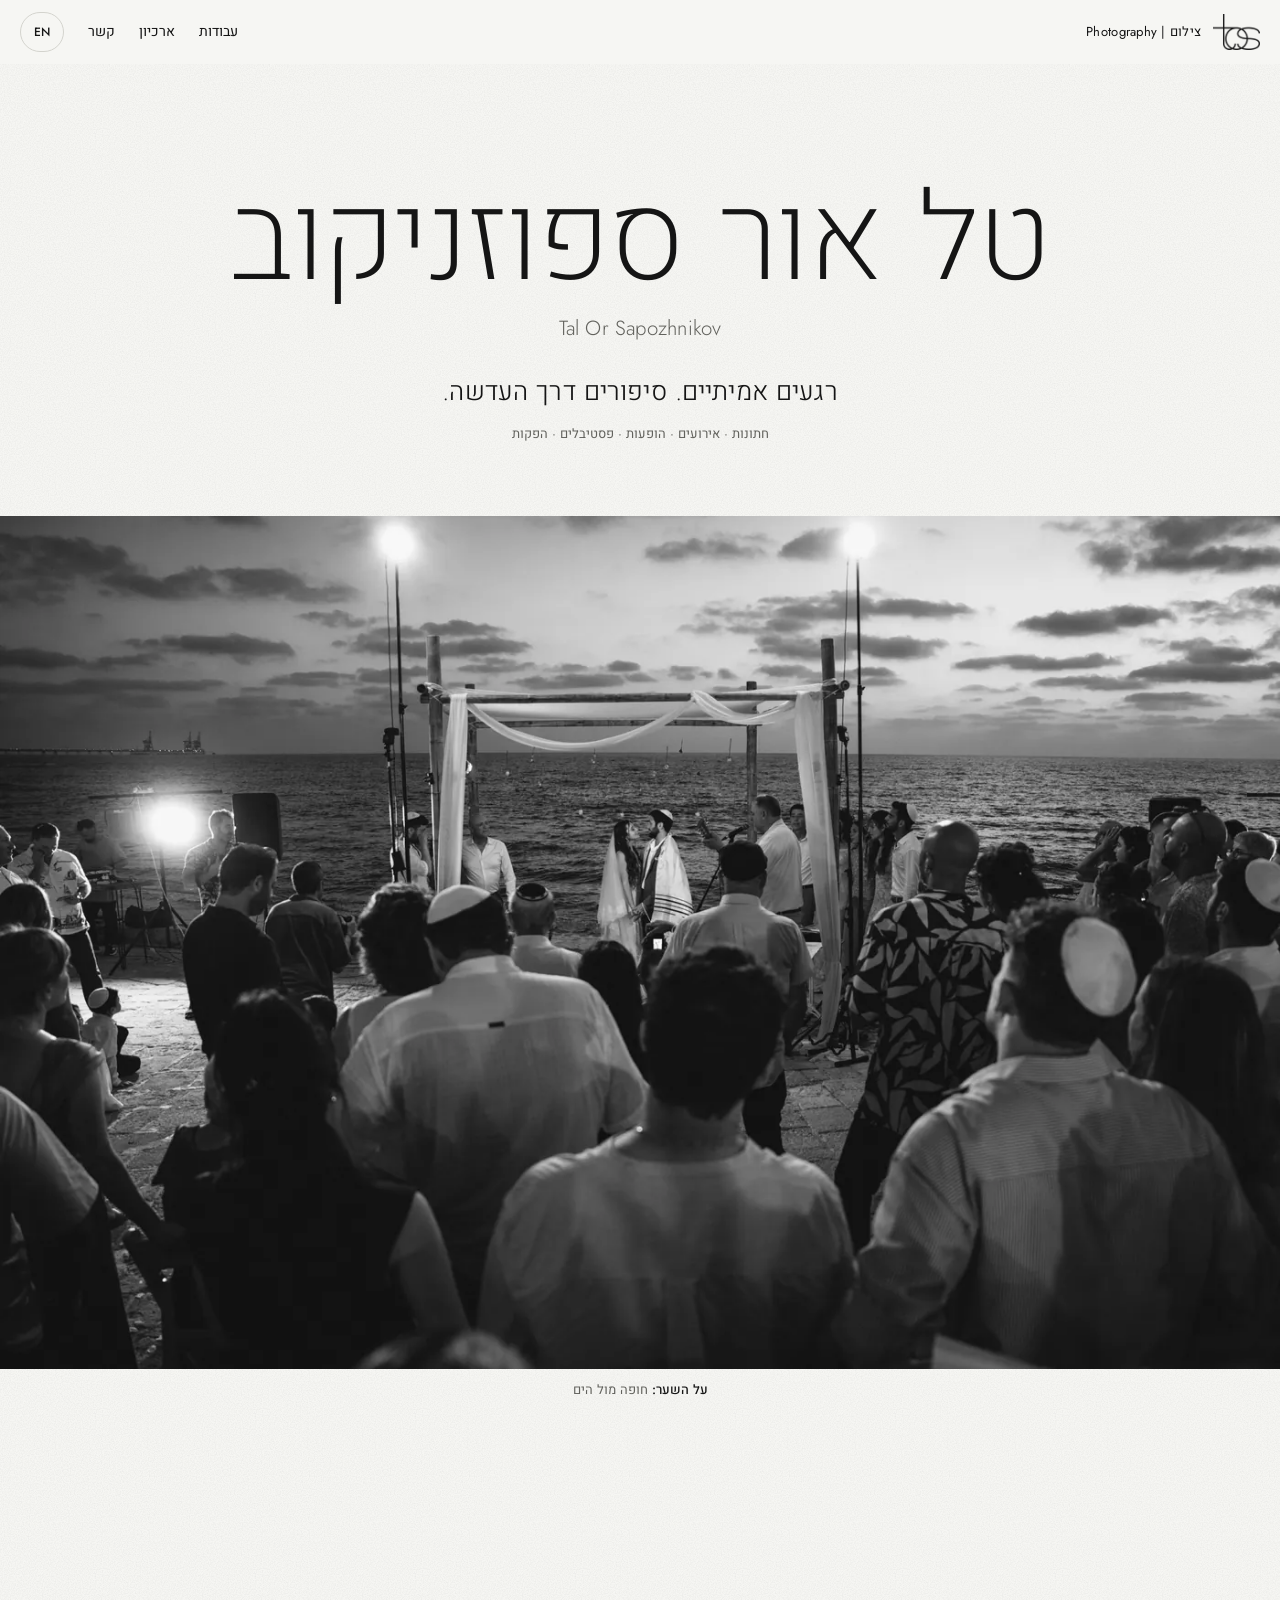
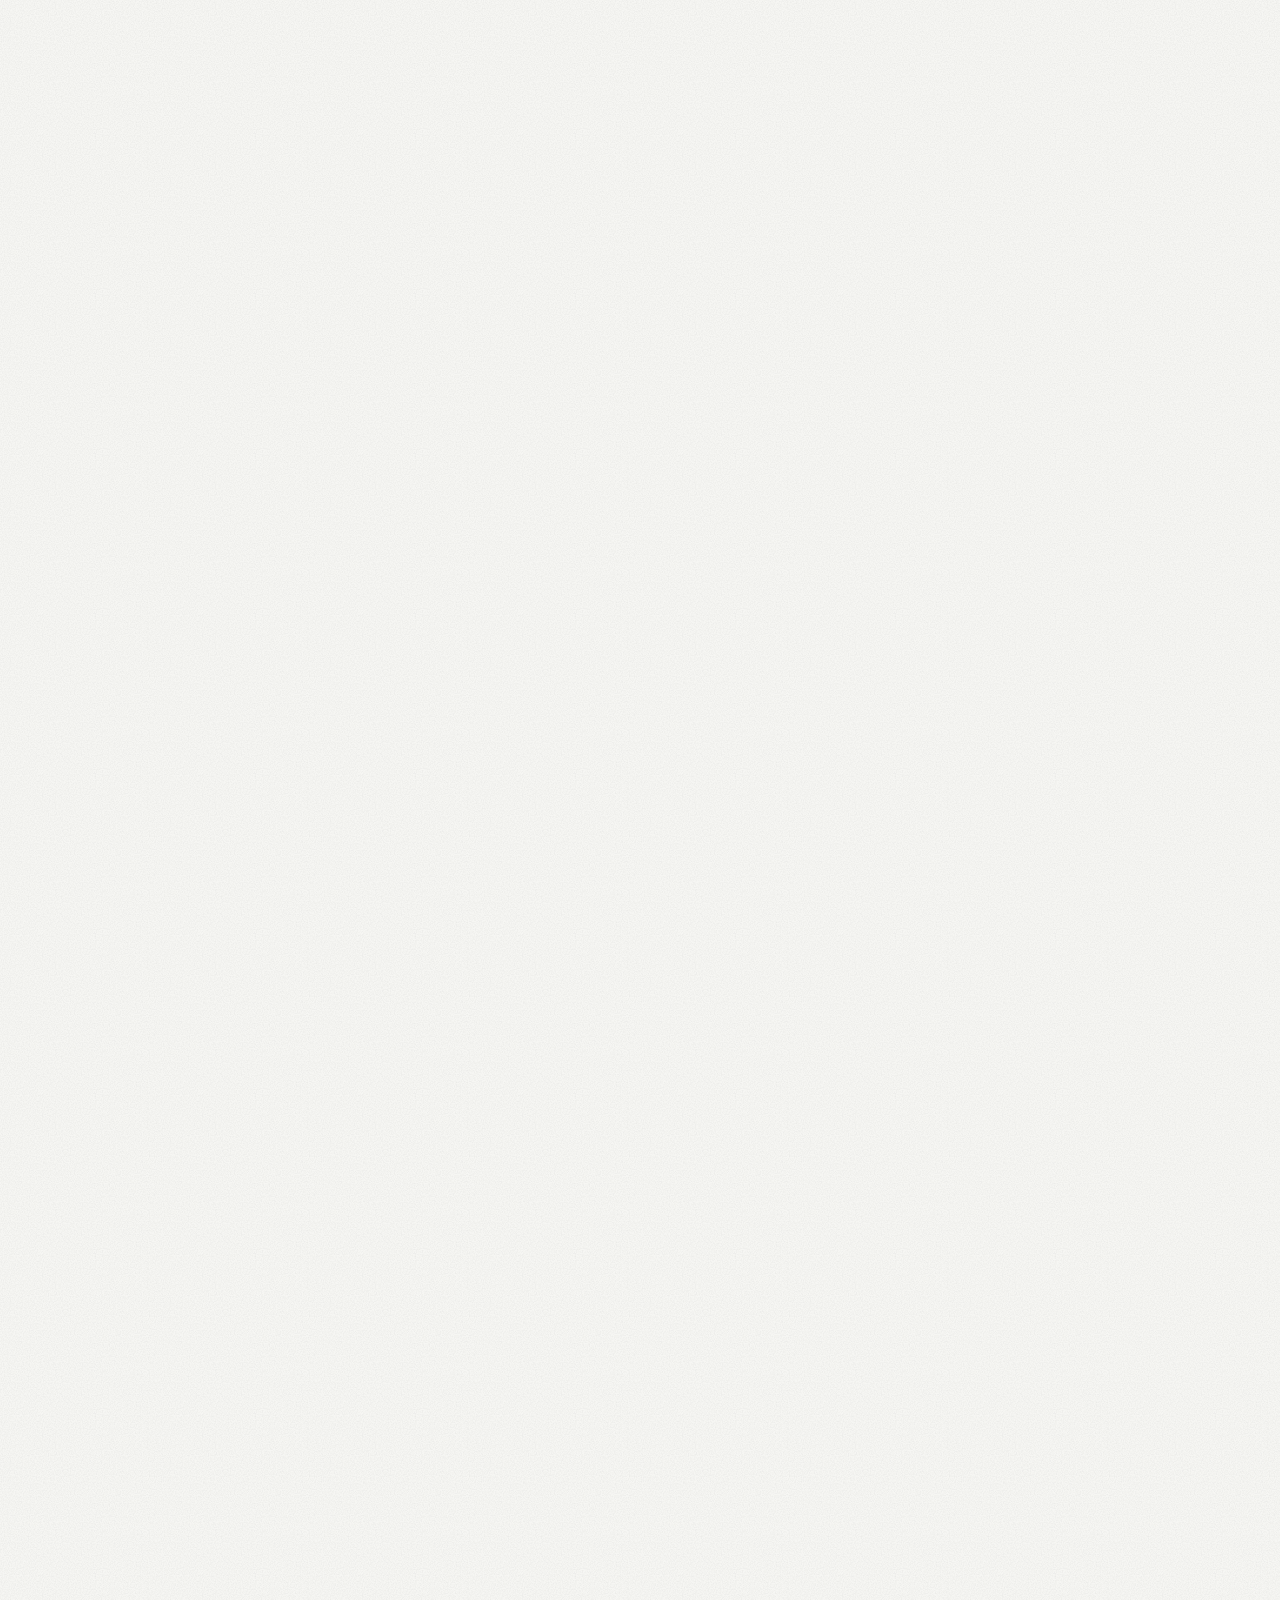
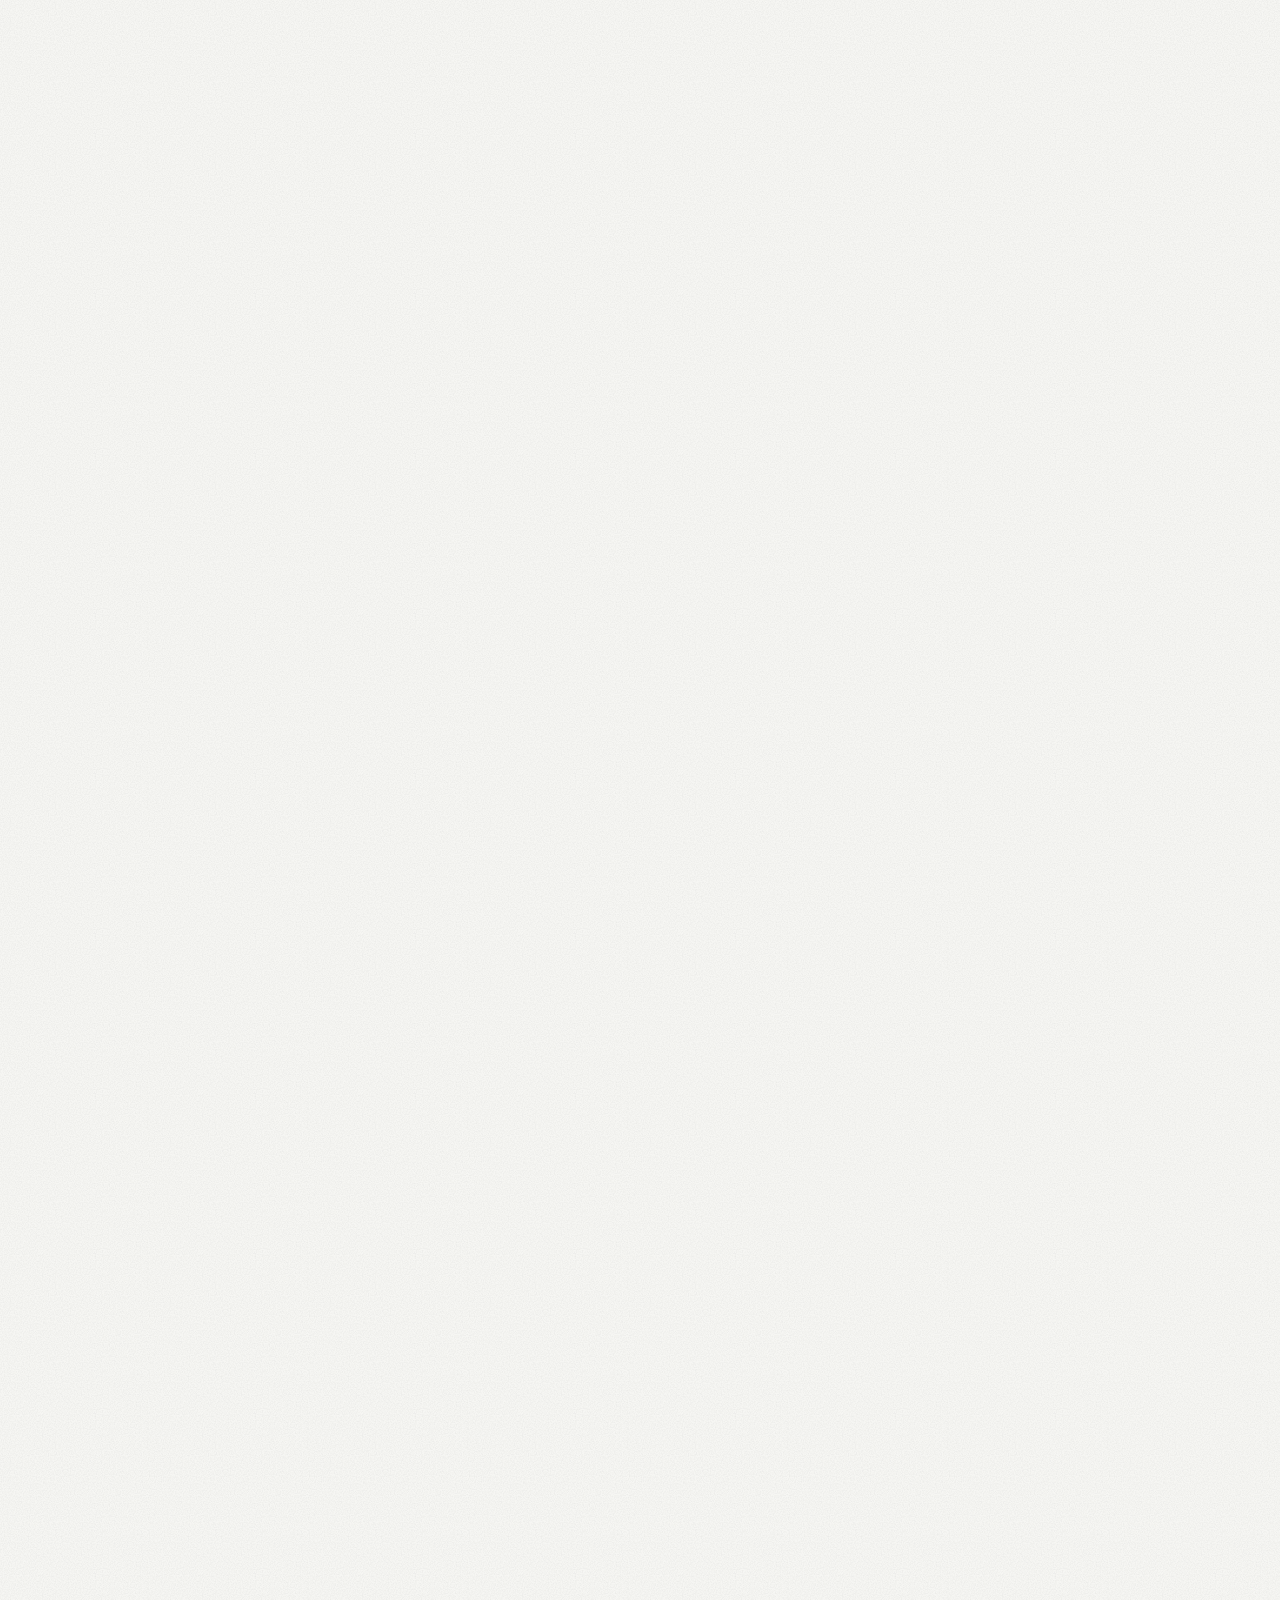
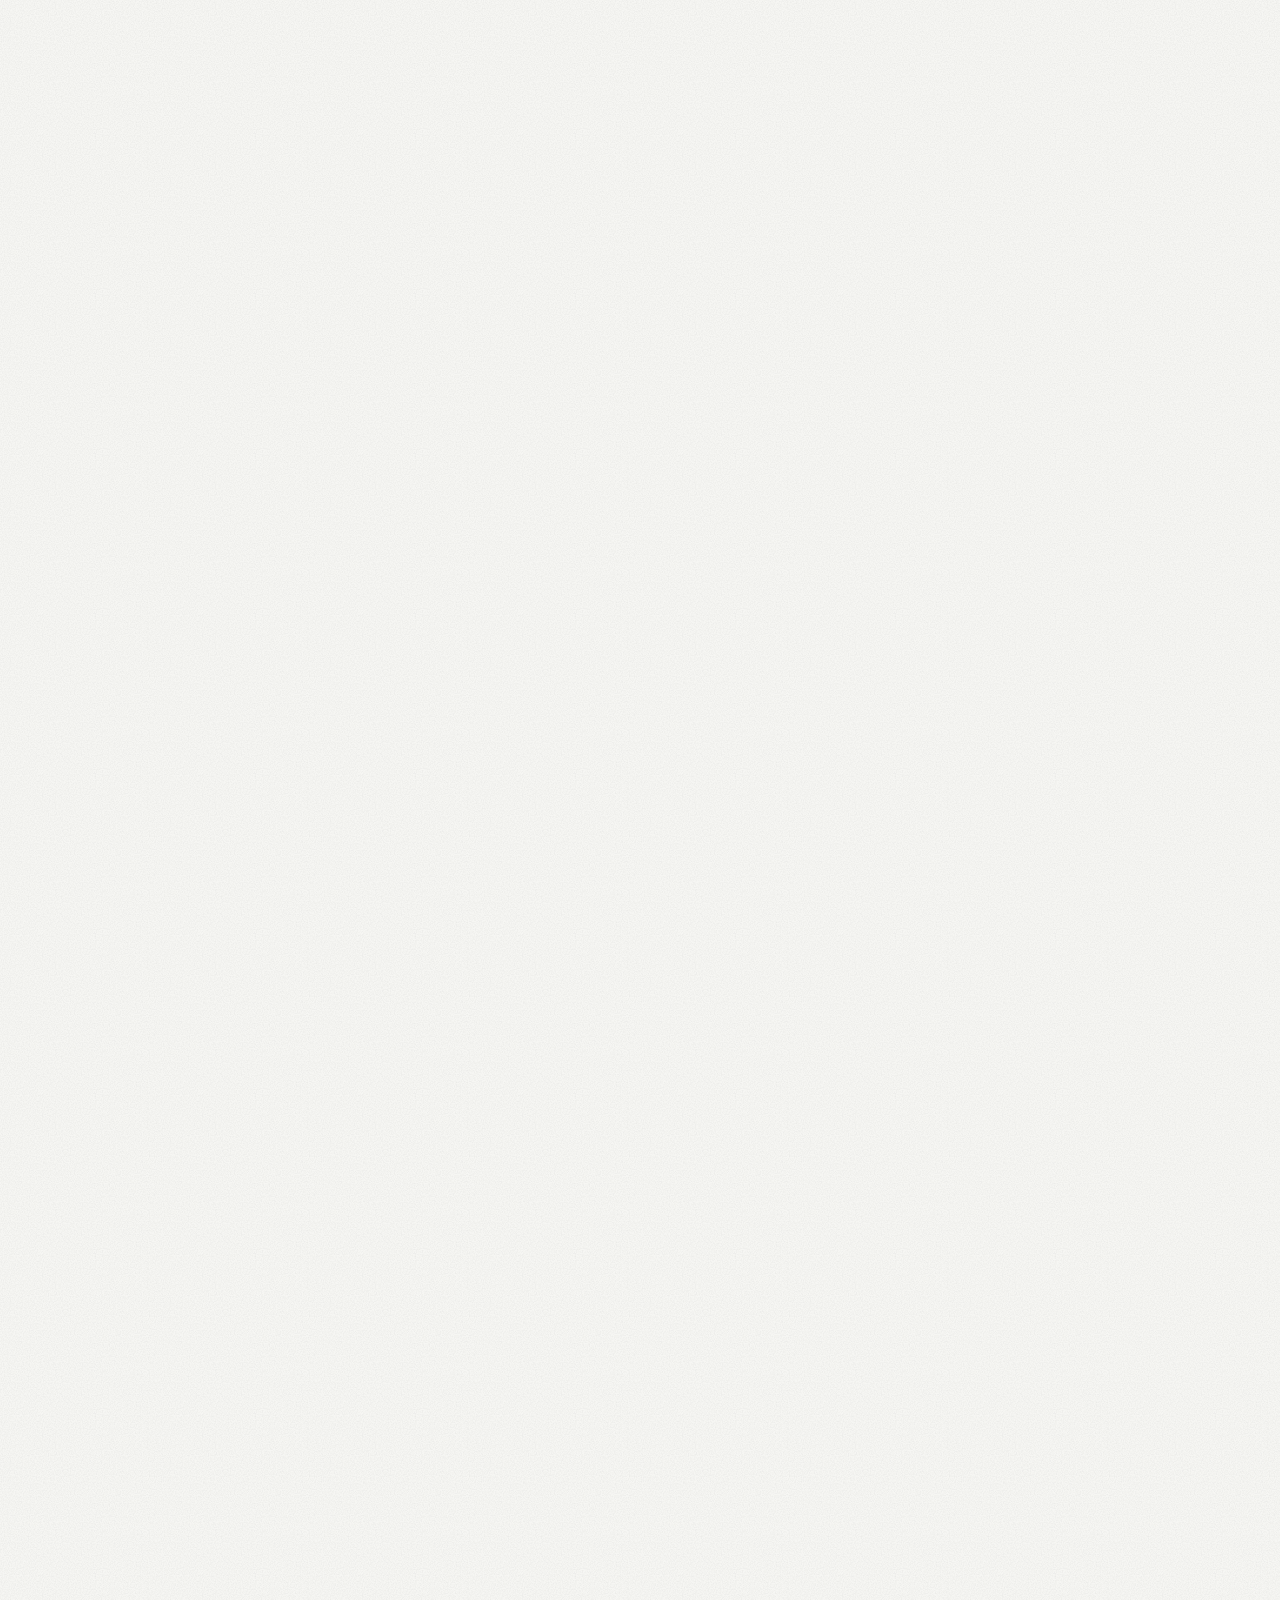
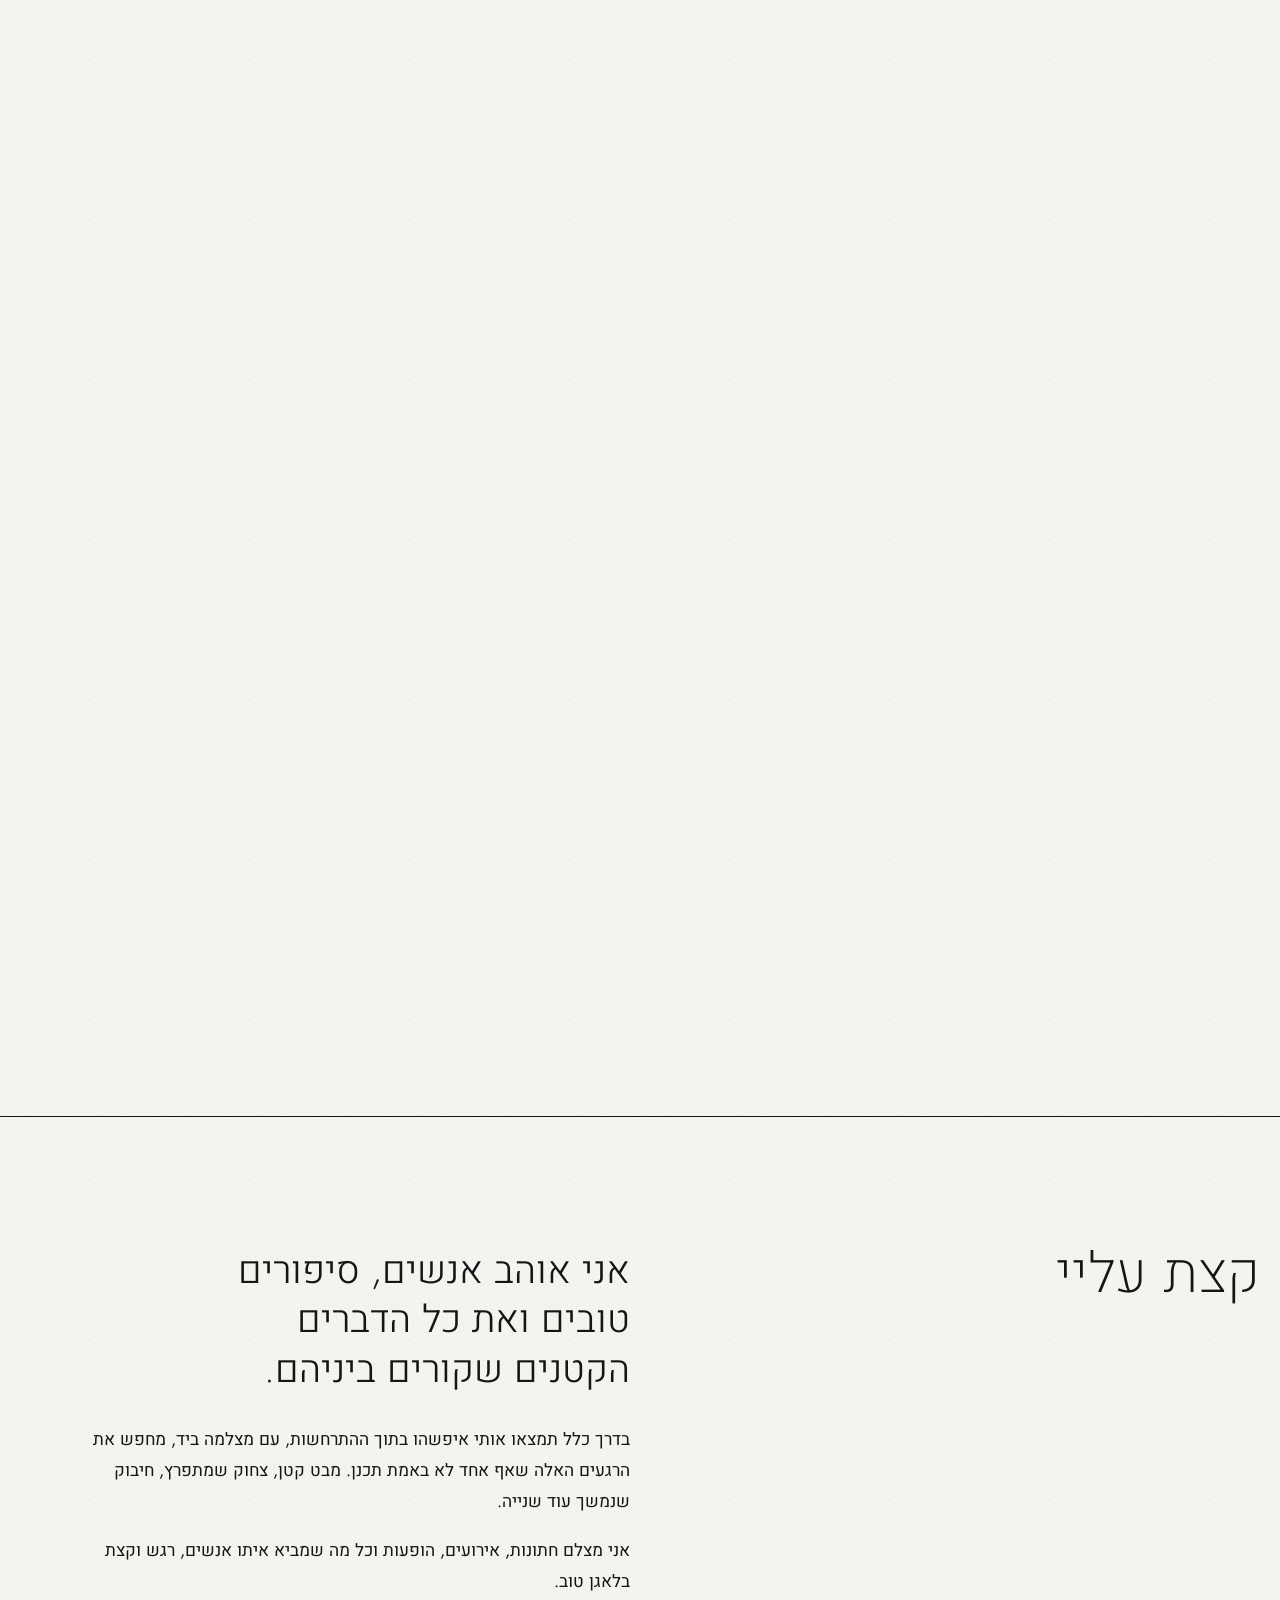
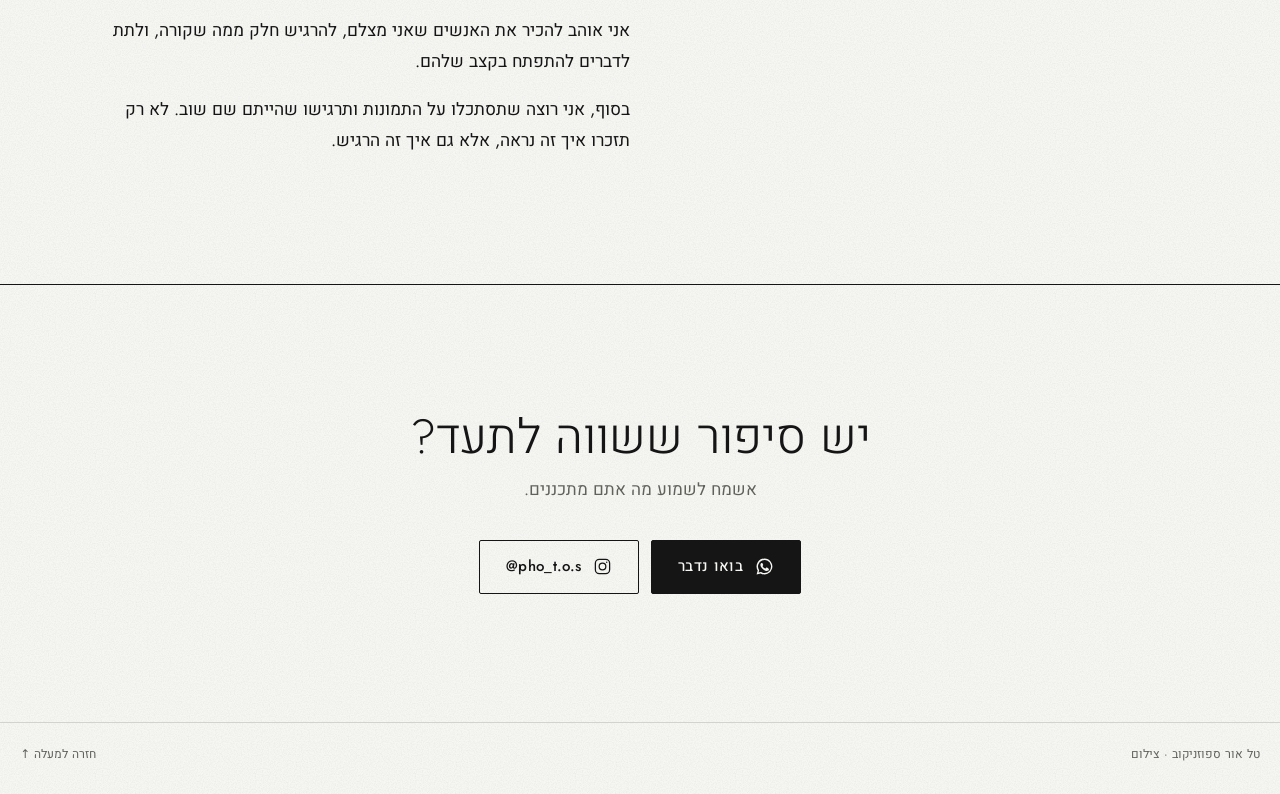
<file: index.html>
<!doctype html>
<html lang="he" dir="rtl">
<head>
<meta charset="utf-8">
<meta name="viewport" content="width=device-width, initial-scale=1, viewport-fit=cover">
<title>טל אור ספוזניקוב · צילום</title>
<meta name="description" content="טל אור ספוזניקוב, צלם דוקומנטרי. חתונות, אירועים, הופעות, פסטיבלים והפקות. רגעים אמיתיים, סיפורים דרך העדשה.">
<link rel="canonical" href="https://talorsapozhnikov.github.io/tal-site/">
<meta property="og:type" content="website">
<meta property="og:site_name" content="טל אור ספוזניקוב · Tal Or Sapozhnikov">
<meta property="og:title" content="טל אור ספוזניקוב · צילום">
<meta property="og:description" content="רגעים אמיתיים. סיפורים דרך העדשה.">
<meta property="og:url" content="https://talorsapozhnikov.github.io/tal-site/">
<meta property="og:image" content="https://talorsapozhnikov.github.io/tal-site/images/og-cover.jpg">
<meta property="og:image:width" content="1200">
<meta property="og:image:height" content="630">
<meta property="og:image:alt" content="חופה מול הים בשחור־לבן, האורחים עומדים סביב">
<meta property="og:locale" content="he_IL">
<meta property="og:locale:alternate" content="en_US">
<meta name="twitter:card" content="summary_large_image">
<meta name="theme-color" content="#f6f6f3">
<script type="application/ld+json">{"@context":"https://schema.org","@type":"Person","name":"Tal Or Sapozhnikov","alternateName":"טל אור ספוזניקוב","jobTitle":"Photographer","url":"https://talorsapozhnikov.github.io/tal-site/","sameAs":["https://www.instagram.com/pho_t.o.s/"]}</script>
<link rel="icon" type="image/png" href="images/favicon.png">
<link rel="apple-touch-icon" href="images/apple-touch-icon.png">
<link rel="preconnect" href="https://fonts.googleapis.com">
<link rel="preconnect" href="https://fonts.gstatic.com" crossorigin>
<link rel="stylesheet" href="https://fonts.googleapis.com/css2?family=Jost:wght@200;300;400;500&family=Heebo:wght@200;300;400;500&display=swap">
<link rel="preload" as="image" href="images/shore-chuppah-bw-1400.webp" imagesrcset="images/shore-chuppah-bw-800.webp 800w, images/shore-chuppah-bw-1400.webp 1400w, images/shore-chuppah-bw-2000.webp 2000w" imagesizes="100vw" fetchpriority="high">
<script>if (!(window.matchMedia && matchMedia('(prefers-reduced-motion: reduce)').matches)) document.documentElement.classList.add('intro');</script>
<link rel="stylesheet" href="assets/site.css">
</head>
<body>
<a class="skip" href="#main" data-en="Skip to content">דלגו לתוכן</a>

<header class="bar gut"><div class="page">
  <div class="topbar">
    <a class="brand" href="#main" aria-label="טל אור ספוזניקוב, צילום" data-en-label="Tal Or Sapozhnikov, photography"><img src="images/logo.png" width="52" height="40" alt=""><span class="label">צילום | Photography</span></a>
    <nav aria-label="ניווט ראשי" data-en-label="Main navigation">
      <a href="#selected" data-en="Work">עבודות</a>
      <a href="#archive" data-en="Archive">ארכיון</a>
      <a href="#contact" data-en="Contact">קשר</a>
      <button class="lang" id="lang" type="button" aria-label="Switch to English">EN</button>
    </nav>
  </div>
</div></header>

<div class="mast hero gut"><div class="page">
  <div class="name">
    <h1><span data-en="Tal Or">טל אור</span> <span data-en="Sapozhnikov">ספוזניקוב</span></h1>
    <span class="alt" dir="auto" data-en="טל אור ספוזניקוב">Tal Or Sapozhnikov</span>
  </div>
  <div class="dek">
    <span data-en="Weddings · Events · Concerts · Festivals · Productions">חתונות · אירועים · הופעות · פסטיבלים · הפקות</span>
    <span class="statement" data-en="Real moments. Stories through the lens.">רגעים אמיתיים. סיפורים דרך העדשה.</span>
  </div>
  <figure class="cover-photo">
    <div class="photo" data-gallery="cover"><button type="button" class="zoom" data-photo="shore-chuppah-bw" aria-haspopup="dialog"><img src="images/shore-chuppah-bw-1400.webp" srcset="images/shore-chuppah-bw-800.webp 800w, images/shore-chuppah-bw-1400.webp 1400w, images/shore-chuppah-bw-2000.webp 2000w" sizes="100vw" width="1500" height="1000" fetchpriority="high" decoding="async"
      alt="בשחור־לבן: הזוג מתחת לחופה מול הים, האורחים עומדים סביב" data-en-alt="Black and white: the couple under the chuppah facing the sea, guests standing around"></button></div>
    <figcaption><b data-en="On the cover:">על השער:</b> <span data-en="a chuppah facing the sea">חופה מול הים</span></figcaption>
  </figure>
</div></div>

<main id="main">
  <section class="selected gut" id="selected" aria-labelledby="selected-h"><div class="page">
    <header class="sec-head">
      <h2 id="selected-h" data-en="Selected work">עבודות נבחרות</h2>
    </header>
    <div id="selected-seq"></div>
  </div></section>

  <section class="archive gut" id="archive" aria-labelledby="archive-h"><div class="page">
    <header class="sec-head">
      <h2 id="archive-h" data-en="Archive">ארכיון</h2>
    </header>
    <div id="archive-list"></div>
  </div></section>

  <section class="about gut" id="about" aria-labelledby="about-h"><div class="page grid">
    <h2 id="about-h" data-en="About">קצת עליי</h2>
    <figure class="portrait">
      <img src="images/tal-portrait-1000.webp" srcset="images/tal-portrait-600.webp 600w, images/tal-portrait-1000.webp 1000w, images/tal-portrait-1500.webp 1500w" sizes="(min-width:1240px) 480px, (min-width:860px) 38vw, 100vw" width="1500" height="1002" loading="lazy" decoding="async"
        alt="טל אור ספוזניקוב, במעיל שחור, מול קיר צהוב ודלת עץ" data-en-alt="Tal Or Sapozhnikov in a black jacket, standing by a yellow wall and a wooden door">
    </figure>
    <div class="text">
      <p class="lede" data-en="I love people, good stories, and all the little things that happen in between.">אני אוהב אנשים, סיפורים טובים ואת כל הדברים הקטנים שקורים ביניהם.</p>
      <p data-en="You’ll usually find me somewhere in the middle of it all, camera in hand, looking for the moments nobody really planned. A passing glance, a burst of laughter, a hug that lasts just a second longer.">בדרך כלל תמצאו אותי איפשהו בתוך ההתרחשות, עם מצלמה ביד, מחפש את הרגעים האלה שאף אחד לא באמת תכנן. מבט קטן, צחוק שמתפרץ, חיבוק שנמשך עוד שנייה.</p>
      <p data-en="I photograph weddings, events, concerts, and anything that brings people together, with a little emotion and a little good chaos.">אני מצלם חתונות, אירועים, הופעות וכל מה שמביא איתו אנשים, רגש וקצת בלאגן טוב.</p>
      <p data-en="I like getting to know the people I photograph, feeling part of what’s happening, and letting things unfold at their own pace.">אני אוהב להכיר את האנשים שאני מצלם, להרגיש חלק ממה שקורה, ולתת לדברים להתפתח בקצב שלהם.</p>
      <p data-en="In the end, I want you to look at the photographs and feel like you’re there again. Not just remember what it looked like, but what it felt like.">בסוף, אני רוצה שתסתכלו על התמונות ותרגישו שהייתם שם שוב. לא רק תזכרו איך זה נראה, אלא גם איך זה הרגיש.</p>
    </div>
  </div></section>

  <section class="contact gut" id="contact" aria-labelledby="contact-h"><div class="page grid">
    <div class="inner">
      <h2 id="contact-h" data-en="Have a story worth capturing?">יש סיפור ששווה לתעד?</h2>
      <p data-en="I’d love to hear what you’re planning.">אשמח לשמוע מה אתם מתכננים.</p>
      <div class="actions">
        <a class="btn btn-dark" href="https://wa.me/message/S3TUYMIDEZYNF1" target="_blank" rel="noopener">
          <svg viewBox="0 0 24 24" aria-hidden="true" focusable="false"><path fill="currentColor" d="M12 2a10 10 0 0 0-8.6 15.1L2 22l5-1.3A10 10 0 1 0 12 2Zm0 18.2a8.2 8.2 0 0 1-4.2-1.2l-.3-.2-3 .8.8-2.9-.2-.3A8.2 8.2 0 1 1 12 20.2Zm4.5-6.1c-.2-.1-1.5-.7-1.7-.8-.2-.1-.4-.1-.6.1l-.8 1c-.1.2-.3.2-.5.1a6.7 6.7 0 0 1-3.3-2.9c-.2-.4.2-.4.7-1.3.1-.2 0-.3 0-.4l-.8-1.8c-.2-.5-.4-.4-.6-.4h-.5a1 1 0 0 0-.7.3 3 3 0 0 0-.9 2.2 5.2 5.2 0 0 0 1.1 2.7 11.8 11.8 0 0 0 4.5 4c1.7.7 2.3.8 3.2.6a2.7 2.7 0 0 0 1.8-1.2 2.2 2.2 0 0 0 .1-1.3c0-.1-.2-.2-.4-.3Z"/></svg>
          <span data-en="Let’s talk">בואו נדבר</span>
        </a>
        <a class="btn btn-line" href="https://www.instagram.com/pho_t.o.s/" target="_blank" rel="noopener" aria-label="אינסטגרם: ‎@pho_t.o.s" data-en-label="Instagram: @pho_t.o.s">
          <svg viewBox="0 0 24 24" aria-hidden="true" focusable="false" fill="none" stroke="currentColor" stroke-width="1.6"><rect x="3" y="3" width="18" height="18" rx="5"/><circle cx="12" cy="12" r="4.2"/><circle cx="17.3" cy="6.7" r=".9" fill="currentColor" stroke="none"/></svg>
          <span dir="ltr">@pho_t.o.s</span>
        </a>
      </div>
    </div>
  </div></section>
</main>

<footer class="site gut"><div class="page">
  <span data-en="Tal Or Sapozhnikov · Photography">טל אור ספוזניקוב · צילום</span>
  <a href="#main" data-en="Back to top ↑">חזרה למעלה ↑</a>
</div></footer>

<script src="assets/data/photos.js"></script>
<script src="assets/data/categories.js"></script>
<script src="assets/data/stories.js"></script>
<script src="assets/data/selected.js"></script>
<script src="assets/site.js"></script>
<script src="assets/lightbox.js"></script>
<script>Site.home(); Site.start();</script>
<script src="assets/motion.js"></script>
<script src="assets/experience.js"></script>
</body>
</html>
</file>
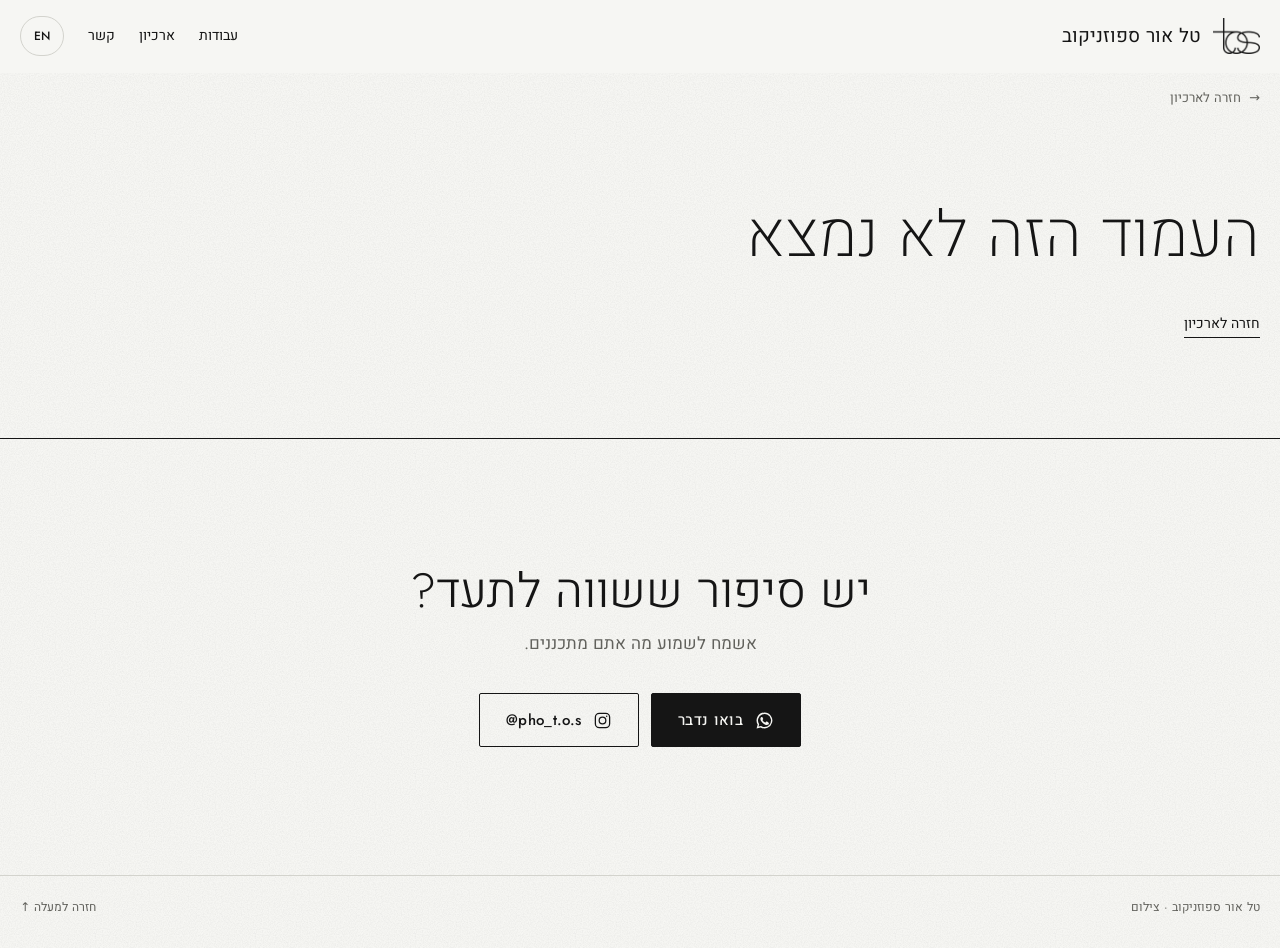
<file: project.html>
<!doctype html>
<html lang="he" dir="rtl">
<head>
<meta charset="utf-8">
<meta name="viewport" content="width=device-width, initial-scale=1, viewport-fit=cover">
<title>טל אור ספוזניקוב · צילום</title>
<meta name="description" content="טל אור ספוזניקוב, צלם דוקומנטרי. חתונות, אירועים, הופעות, פסטיבלים והפקות.">
<meta property="og:type" content="website">
<meta property="og:title" content="טל אור ספוזניקוב · צילום">
<meta property="og:description" content="טל אור ספוזניקוב, צלם דוקומנטרי. חתונות, אירועים, הופעות, פסטיבלים והפקות.">
<meta property="og:image" content="https://talorsapozhnikov.github.io/tal-site/images/og-cover.jpg">
<meta name="twitter:card" content="summary_large_image">
<meta name="theme-color" content="#f6f6f3">
<link rel="icon" type="image/png" href="images/favicon.png">
<link rel="apple-touch-icon" href="images/apple-touch-icon.png">
<link rel="preconnect" href="https://fonts.googleapis.com">
<link rel="preconnect" href="https://fonts.gstatic.com" crossorigin>
<link rel="stylesheet" href="https://fonts.googleapis.com/css2?family=Jost:wght@200;300;400;500&family=Heebo:wght@200;300;400;500&display=swap">
<link rel="stylesheet" href="assets/site.css">
</head>
<body>
<a class="skip" href="#main" data-en="Skip to content">דלגו לתוכן</a>

<header class="bar gut"><div class="page">
  <div class="topbar">
    <a class="brand home" href="index.html" data-href="index.html"><img src="images/logo.png" width="52" height="40" alt=""><span data-en="Tal Or Sapozhnikov">טל אור ספוזניקוב</span></a>
    <nav aria-label="ניווט ראשי" data-en-label="Main navigation">
      <a href="index.html#selected" data-href="index.html#selected" data-en="Work">עבודות</a>
      <a href="index.html#archive" data-href="index.html#archive" data-en="Archive">ארכיון</a>
      <a href="#contact" data-en="Contact">קשר</a>
      <button class="lang" id="lang" type="button" aria-label="Switch to English">EN</button>
    </nav>
  </div>
</div></header>

<main id="main" class="gut"><div class="page">
  <a class="back" href="index.html#archive" data-href="index.html#archive" data-en="Back to the archive">חזרה לארכיון</a>
  <div class="p-head" id="p-head"></div>
  <div class="gallery" id="gallery"></div>
  <nav class="next" id="next" aria-label="המשך" data-en-label="Continue" hidden></nav>
  <div class="missing" id="missing" hidden>
    <h1 data-en="This page isn’t here">העמוד הזה לא נמצא</h1>
    <a class="more" href="index.html#archive" data-href="index.html#archive" data-en="Back to the archive">חזרה לארכיון</a>
  </div>
  <noscript><p>כדי לראות את התמונות צריך להפעיל JavaScript. / Please enable JavaScript to view the photographs.</p></noscript>
</div></main>

<section class="contact gut" id="contact" aria-labelledby="contact-h"><div class="page grid">
  <div class="inner">
    <h2 id="contact-h" data-en="Have a story worth capturing?">יש סיפור ששווה לתעד?</h2>
    <p data-en="I’d love to hear what you’re planning.">אשמח לשמוע מה אתם מתכננים.</p>
    <div class="actions">
      <a class="btn btn-dark" href="https://wa.me/message/S3TUYMIDEZYNF1" target="_blank" rel="noopener">
        <svg viewBox="0 0 24 24" aria-hidden="true" focusable="false"><path fill="currentColor" d="M12 2a10 10 0 0 0-8.6 15.1L2 22l5-1.3A10 10 0 1 0 12 2Zm0 18.2a8.2 8.2 0 0 1-4.2-1.2l-.3-.2-3 .8.8-2.9-.2-.3A8.2 8.2 0 1 1 12 20.2Zm4.5-6.1c-.2-.1-1.5-.7-1.7-.8-.2-.1-.4-.1-.6.1l-.8 1c-.1.2-.3.2-.5.1a6.7 6.7 0 0 1-3.3-2.9c-.2-.4.2-.4.7-1.3.1-.2 0-.3 0-.4l-.8-1.8c-.2-.5-.4-.4-.6-.4h-.5a1 1 0 0 0-.7.3 3 3 0 0 0-.9 2.2 5.2 5.2 0 0 0 1.1 2.7 11.8 11.8 0 0 0 4.5 4c1.7.7 2.3.8 3.2.6a2.7 2.7 0 0 0 1.8-1.2 2.2 2.2 0 0 0 .1-1.3c0-.1-.2-.2-.4-.3Z"/></svg>
        <span data-en="Let’s talk">בואו נדבר</span>
      </a>
      <a class="btn btn-line" href="https://www.instagram.com/pho_t.o.s/" target="_blank" rel="noopener" aria-label="אינסטגרם: ‎@pho_t.o.s" data-en-label="Instagram: @pho_t.o.s">
        <svg viewBox="0 0 24 24" aria-hidden="true" focusable="false" fill="none" stroke="currentColor" stroke-width="1.6"><rect x="3" y="3" width="18" height="18" rx="5"/><circle cx="12" cy="12" r="4.2"/><circle cx="17.3" cy="6.7" r=".9" fill="currentColor" stroke="none"/></svg>
        <span dir="ltr">@pho_t.o.s</span>
      </a>
    </div>
  </div>
</div></section>

<footer class="site gut"><div class="page">
  <a href="index.html" data-href="index.html" data-en="Tal Or Sapozhnikov · Photography">טל אור ספוזניקוב · צילום</a>
  <a href="#main" data-en="Back to top ↑">חזרה למעלה ↑</a>
</div></footer>

<script src="assets/data/photos.js"></script>
<script src="assets/data/categories.js"></script>
<script src="assets/data/stories.js"></script>
<script src="assets/data/selected.js"></script>
<script src="assets/site.js"></script>
<script src="assets/lightbox.js"></script>
<script>Site.project(); Site.start();</script>
<script src="assets/motion.js"></script>
<script src="assets/experience.js"></script>
</body>
</html>
</file>
<file: assets/site.css>
/* Tal Or Sapozhnikov · photography
   Editorial layout: a photography magazine. Cover, selected work, archive, about, closing page.
   One light "paper" look on purpose; colours are set explicitly so it reads the same on any device theme. */
:root{
  --paper:#f6f6f3;
  /* a barely-there paper grain, painted behind everything; the photographs themselves stay clean */
  --grain:url("data:image/svg+xml,%3Csvg xmlns='http://www.w3.org/2000/svg' width='160' height='160'%3E%3Cfilter id='g'%3E%3CfeTurbulence type='fractalNoise' baseFrequency='.85' numOctaves='2' stitchTiles='stitch'/%3E%3CfeColorMatrix values='0 0 0 0 .08 0 0 0 0 .08 0 0 0 0 .07 0 0 0 1 -.35'/%3E%3C/filter%3E%3Crect width='160' height='160' filter='url(%23g)' opacity='.12'/%3E%3C/svg%3E");
  --ink:#151515;
  --grey:#62625d;
  --rule:#d3d3cd;
  --plate:#deddd8;
  /* type follows the tos logo: thin, even-stroke geometric letters.
     Jost has no Hebrew, so one stack gives Jost for Latin and Heebo for Hebrew in both languages */
  --serif:"Jost","Heebo","Segoe UI",system-ui,sans-serif;
  --sans:"Jost","Heebo","Segoe UI",system-ui,sans-serif;
  --gutter:max(18px,env(safe-area-inset-left,0px));
  --gutter-end:max(18px,env(safe-area-inset-right,0px));
  color-scheme:light;
}
*,*::before,*::after{box-sizing:border-box}
html{-webkit-text-size-adjust:100%}
@media (prefers-reduced-motion:no-preference){html{scroll-behavior:smooth}}
body{margin:0;background:var(--paper) var(--grain) repeat;color:var(--ink);font-family:var(--sans);font-weight:400;font-size:16px;line-height:1.65;text-rendering:optimizeLegibility;-webkit-font-smoothing:antialiased}
img{max-width:100%;height:auto;display:block}
a{color:inherit}
h1,h2,h3{text-wrap:balance}
:focus-visible{outline:2px solid var(--ink);outline-offset:3px}
[hidden]{display:none!important}

.skip{position:absolute;inset-inline-start:12px;top:-80px;z-index:20;background:var(--ink);color:var(--paper);padding:10px 14px;text-decoration:none;font-size:14px}
.skip:focus{top:12px}

.gut{padding-left:var(--gutter);padding-right:var(--gutter-end)}
.page{max-width:1240px;margin:0 auto}
.grid{display:grid;grid-template-columns:repeat(12,minmax(0,1fr));column-gap:clamp(12px,1.6vw,20px)}
.kicker{font-size:13px;letter-spacing:.02em;color:var(--grey);font-weight:500}
html[lang="en"] .kicker{font-size:12px;letter-spacing:.08em;text-transform:uppercase}

/* photographs: plate colour holds the space while an image loads */
.photo{background:var(--plate);width:100%}
.photo img{width:100%}

/* ---------- top bar ---------- */
.topbar{display:flex;flex-wrap:wrap;row-gap:0;justify-content:space-between;align-items:center;column-gap:12px;padding-block:8px;border-bottom:1px solid var(--rule)}
.brand{display:inline-flex;align-items:center;gap:12px;text-decoration:none;min-height:44px}
.brand img{width:auto;height:30px;flex:none}
@media (min-width:860px){.brand img{height:36px}}
.topbar .label{font-size:13px;letter-spacing:.02em;white-space:nowrap}
.topbar .home{text-decoration:none;font-family:var(--serif);font-size:19px;white-space:nowrap;padding-block:10px}
.topbar nav{display:flex;align-items:center;gap:clamp(10px,2.6vw,24px);font-size:14px}
.topbar nav a{text-decoration:none;padding-block:12px;display:inline-block}
.topbar nav a{background:linear-gradient(currentColor,currentColor) no-repeat 100% calc(100% - 9px)/0 1px}
html[lang="en"] .topbar nav a{background-position:0 calc(100% - 9px)}
.topbar nav a:hover,.topbar nav a:focus-visible{background-size:100% 1px}
@media (prefers-reduced-motion:no-preference){.topbar nav a{transition:background-size .25s ease}}
.lang{background:none;border:1px solid var(--rule);color:var(--ink);font:500 12px var(--sans);min-width:44px;min-height:40px;padding:0 10px;border-radius:99px;cursor:pointer}
.lang:hover{border-color:var(--ink)}
@media (max-width:380px){.topbar{flex-wrap:wrap;row-gap:0}.topbar nav{gap:12px;font-size:14px}}

/* ---------- masthead ---------- */
.mast .name{padding-block:clamp(26px,5vw,52px) clamp(14px,2vw,20px)}
.mast h1{font-family:var(--serif);font-weight:200;font-size:clamp(46px,8.6vw,118px);line-height:.95;letter-spacing:-.01em;margin:0}
.mast h1 > span{display:block}
@media (min-width:700px){.mast h1 > span{display:inline}}
.mast .alt{display:block;font-family:var(--serif);font-weight:300;font-size:clamp(16px,1.6vw,21px);letter-spacing:.01em;color:var(--grey);margin-top:clamp(10px,1.3vw,16px)}
[dir="rtl"] .mast .alt{text-align:right}
[dir="ltr"] .mast .alt{text-align:left}
.dek{display:flex;justify-content:space-between;align-items:baseline;gap:4px 18px;flex-wrap:wrap;border-top:1px solid var(--ink);padding-block:10px;font-size:13px;color:var(--grey)}
.dek .statement{font-family:var(--serif);font-weight:400;font-size:17px;color:var(--ink)}

/* ---------- cover: masthead on paper, then the photograph whole, never cropped or stretched ---------- */
.hero{padding-top:env(safe-area-inset-top,0px)}
.cover-photo{margin:clamp(8px,1.4vw,16px) 0 0}
.cover-photo .photo{background:var(--plate)}
.cover-photo img{width:100%;height:auto}
.cover-photo figcaption{font-size:13px;color:var(--grey);padding-top:10px}
.cover-photo figcaption b{font-weight:500;color:var(--ink)}
@media (max-width:640px){.cover-photo{margin-left:calc(-1 * var(--gutter));margin-right:calc(-1 * var(--gutter-end))}.cover-photo figcaption{padding-left:var(--gutter);padding-right:var(--gutter-end)}}

/* ---------- section heads ---------- */
.sec-head{display:grid;gap:8px;padding-block:clamp(56px,9vw,120px) clamp(24px,4vw,48px)}
.sec-head h2{font-family:var(--serif);font-weight:200;font-size:clamp(34px,4.6vw,56px);line-height:1;margin:0}
.sec-head p{margin:0;color:var(--grey);font-size:15px;max-width:40ch}
@media (min-width:860px){.sec-head{grid-template-columns:minmax(0,1fr) minmax(0,1fr);align-items:end}.sec-head p{justify-self:end;text-align:end}}

/* ---------- editorial sequence: every photo at its own proportions ---------- */
.seq{display:grid;grid-template-columns:repeat(12,minmax(0,1fr));column-gap:clamp(6px,1vw,12px);row-gap:clamp(6px,1vw,12px)}
.seq .b{grid-column:1/-1;margin:0}
.seq figure{margin:0}
.seq .wide,.seq .solo,.seq .offset{display:grid;grid-template-columns:repeat(12,minmax(0,1fr));column-gap:clamp(12px,1.6vw,20px)}
.seq .wide figure{grid-column:1/-1}
.seq .solo figure{grid-column:2/12}
.seq .offset{row-gap:clamp(12px,2vw,20px)}
.seq .offset figure:first-child{grid-column:1/-1}
.seq .offset figure:last-child{grid-column:4/-1}
@media (min-width:700px){
  .seq .wide.start figure{grid-column:1/10}
  .seq .wide.end figure{grid-column:4/-1}
  .seq .solo.start figure{grid-column:1/6}
  .seq .solo.center figure{grid-column:4/10}
  .seq .solo.end figure{grid-column:8/-1}
  .seq .offset{align-items:end}
  .seq .offset figure:first-child{grid-column:1/8}
  .seq .offset figure:last-child{grid-column:9/-1;padding-bottom:clamp(0px,4vw,60px)}
}
.crow{display:flex;gap:clamp(6px,1vw,12px);align-items:flex-start}
.crow figure{margin:0;flex-basis:0;min-width:0}
.crow .photo img{width:100%}
.seq .b > .crow + .crow{margin-top:clamp(6px,1vw,12px)}
/* phones keep every row side by side, so photos stay small and the page stays short */
.more{justify-self:start;font-size:14px;text-decoration:none;border-bottom:1px solid var(--ink);padding-block:10px 2px;white-space:nowrap}
.more:hover{border-bottom-width:2px}

/* ---------- archive: categories, chapter cards ---------- */
.archive{border-top:1px solid var(--ink);margin-top:clamp(56px,9vw,120px)}
.cat{padding-bottom:clamp(40px,6vw,80px)}
.cat > header{display:flex;align-items:baseline;flex-wrap:wrap;gap:4px 16px;border-top:1px solid var(--rule);padding-top:16px;margin-bottom:clamp(16px,2.6vw,28px)}
.cat h3{font-family:var(--serif);font-weight:300;font-size:clamp(28px,3.4vw,40px);line-height:1;margin:0}
.cat > header .m{font-size:13px;color:var(--grey)}
.cat > header .more{margin-inline-start:auto}
.cards{list-style:none;margin:0;padding:0;display:grid;grid-template-columns:repeat(2,minmax(0,1fr));gap:clamp(22px,3vw,36px) clamp(12px,1.6vw,20px)}
@media (min-width:900px){.cards{grid-template-columns:repeat(4,minmax(0,1fr))}}
.card{display:grid;grid-template-columns:auto minmax(0,1fr);column-gap:8px;align-items:baseline;text-decoration:none}
.card .photo{grid-column:1/-1;margin-bottom:12px}
.card .no{font-size:12px;color:var(--grey);font-variant-numeric:tabular-nums}
.card .t{font-family:var(--serif);font-size:clamp(20px,2vw,24px);line-height:1.15}
.card .m{grid-column:2;font-size:13px;color:var(--grey)}
.card .photo img{transition:opacity .25s ease}
.card:hover .photo img{opacity:.88}
.card:hover .t,.card:focus-visible .t{text-decoration:underline;text-underline-offset:5px;text-decoration-thickness:1px}

/* ---------- chapters inside a category page ---------- */
.chapter{padding-block:clamp(28px,4vw,56px);border-top:1px solid var(--rule)}
.chapter:first-child{border-top:0;padding-top:0}
.chapter > header{display:flex;align-items:baseline;flex-wrap:wrap;gap:6px 16px;margin-bottom:clamp(18px,3vw,32px)}
.chapter .no{font-size:12px;color:var(--grey);font-variant-numeric:tabular-nums}
.chapter h2{font-family:var(--serif);font-weight:200;font-size:clamp(32px,4.4vw,52px);line-height:1;margin:0}
.chapter .more{margin-inline-start:auto}

/* ---------- about: heading and portrait on one side, one readable column of text on the other ---------- */
.about{padding-block:clamp(64px,10vw,130px);border-top:1px solid var(--ink)}
.about h2{grid-column:1/-1;font-family:var(--serif);font-weight:200;font-size:clamp(34px,4.6vw,56px);line-height:1;margin:0 0 clamp(22px,3.4vw,36px)}
.about .portrait{grid-column:1/-1;margin:0 0 clamp(26px,4vw,40px)}
.about .portrait img{width:100%;height:auto;background:var(--plate)}
.about .text{grid-column:1/-1;display:grid;gap:1.1em;max-width:34em}
.about .text p{margin:0;font-size:clamp(17px,1.35vw,19px);line-height:1.8;text-wrap:pretty}
.about .text .lede{font-family:var(--serif);font-weight:300;font-size:clamp(25px,3vw,38px);line-height:1.3;max-width:22ch;margin-bottom:.35em;text-wrap:balance}
@media (min-width:860px){
  .about .grid{grid-template-rows:auto 1fr;align-items:start}
  .about h2{grid-column:1/6;grid-row:1}
  .about .portrait{grid-column:1/6;grid-row:2;margin:0}
  .about .text{grid-column:7/-1;grid-row:1/3}
}

/* ---------- closing page: contact ---------- */
.contact{padding-block:clamp(64px,10vw,130px);border-top:1px solid var(--ink)}
.contact .inner{grid-column:1/-1;display:grid;gap:14px}
.contact h2{font-family:var(--serif);font-weight:200;font-size:clamp(38px,6vw,76px);line-height:1;margin:0;max-width:13ch}
.contact p{margin:0;font-size:17px;color:var(--grey)}
.actions{display:grid;gap:12px;margin-top:22px}
.btn{display:inline-flex;align-items:center;justify-content:center;gap:12px;min-height:54px;padding:0 26px;border:1px solid var(--ink);border-radius:2px;font:500 15px/1 var(--sans);letter-spacing:.02em;text-decoration:none;transition:background-color .2s ease,color .2s ease}
.btn svg{width:19px;height:19px;flex:none}
.btn-dark{background:var(--ink);color:var(--paper)}
.btn-dark:hover{background:#3a3a37;border-color:#3a3a37}
.btn-line{background:transparent;color:var(--ink)}
.btn-line:hover{background:var(--ink);color:var(--paper)}
.btn:focus-visible{outline-offset:4px}
@media (min-width:520px){.actions{display:flex;flex-wrap:wrap}.btn{justify-content:flex-start}}
@media (min-width:860px){.contact .inner{grid-column:4/-1}}

footer.site{border-top:1px solid var(--rule);padding-block:10px calc(18px + env(safe-area-inset-bottom,0px));font-size:12px;color:var(--grey)}
footer.site .page{display:flex;justify-content:space-between;align-items:center;gap:0 12px;flex-wrap:wrap}
footer.site a{text-decoration:none;display:inline-block;padding-block:12px}
footer.site a:hover{color:var(--ink)}

/* ---------- project page ---------- */
.back{display:inline-flex;gap:8px;align-items:center;font-size:13px;color:var(--grey);text-decoration:none;padding-block:14px}
.back:hover{color:var(--ink)}
[dir="rtl"] .back::before{content:"→"}
[dir="ltr"] .back::before{content:"←"}
.p-head{padding-block:clamp(10px,3vw,30px) clamp(26px,4vw,48px);display:grid;gap:10px}
.p-head h1{font-family:var(--serif);font-weight:200;font-size:clamp(44px,8vw,104px);line-height:.95;margin:0}
.p-head .count{font-size:13px;color:var(--grey)}
.gallery{padding-bottom:clamp(40px,6vw,80px)}
/* galleries: cap the width so photos read as a set, not as posters */
.gallery .seq,.selected .seq{max-width:1120px;margin-inline:auto}
.next{border-top:1px solid var(--ink);padding-block:28px 40px}
.next a{display:grid;gap:4px;text-decoration:none}
.next .t{font-family:var(--serif);font-weight:200;font-size:clamp(30px,4.4vw,52px);line-height:1.05}
.next a:hover .t{text-decoration:underline;text-underline-offset:6px;text-decoration-thickness:1px}
.missing{padding-block:60px 100px;display:grid;gap:14px}
.missing h1{font-family:var(--serif);font-weight:200;font-size:clamp(36px,6vw,64px);margin:0}

/* hold the space of script-rendered sections until they fill, so nothing below them jumps */
#gallery:empty,#selected-seq:empty{min-height:120svh}
#archive-list:empty{min-height:60svh}
/* narrow screens: the logo carries the brand, so the small label steps aside and the bar stays on one line */
@media (max-width:520px){.brand .label{display:none}}

/* selected work: one group per field, never mixed */
.sel-group + .sel-group{margin-top:clamp(36px,5vw,64px)}
.sel-group > header{display:flex;align-items:baseline;flex-wrap:wrap;gap:4px 16px;border-top:1px solid var(--rule);padding-top:14px;margin-bottom:clamp(12px,2vw,20px)}
.sel-group h3{font-family:var(--serif);font-weight:300;font-size:clamp(24px,2.8vw,34px);line-height:1;margin:0}
.sel-group > header .more{margin-inline-start:auto}
.selected .sec-head{padding-block:clamp(48px,7vw,88px) clamp(18px,3vw,32px)}

/* signature s: every Latin s in display type is drawn wide, like the s in the tos logo */
/* the signature S lives in the masthead name only (see signature() in site.js) */
.sig-s{display:inline-block;transform:scaleX(1.35);margin-inline:.06em;transform-origin:50% 50%}
/* keep the wide S attached to its word */
.mast h1 span,.sec-head h2,.card .t,.next .t,.cat h3,.p-head h1,.chapter h2{word-break:keep-all}
.mast h1 > span{white-space:nowrap}
/* the wide S makes "Sapozhnikov" a long single word; scale it to fit phones */
html[lang="en"] .mast h1{font-size:clamp(32px,9.6vw,118px)}

/* ---------- photos that open in the viewer ---------- */
.zoom{display:block;width:100%;padding:0;margin:0;border:0;background:none;color:inherit;font:inherit;cursor:zoom-in;-webkit-tap-highlight-color:transparent}
.zoom img{width:100%}
.zoom:focus-visible{outline:2px solid var(--ink);outline-offset:3px}
.photo img:not([src]),.photo img.broken{visibility:hidden}

/* ---------- archive: stories under a category ---------- */
.sub-h{font-size:13px;font-weight:500;letter-spacing:.02em;color:var(--grey);margin:clamp(22px,3vw,34px) 0 12px}
html[lang="en"] .sub-h{text-transform:uppercase;letter-spacing:.08em;font-size:12px}

/* ---------- story page head ---------- */
.p-head .facts{margin:0;font-size:15px;color:var(--grey)}
.p-head .intro{margin:8px 0 0;font-size:clamp(17px,1.4vw,19px);line-height:1.75;max-width:34em}
.draft-note{margin:6px 0 0;font-size:13px;color:#8a2a1a}

/* ---------- full-screen viewer ---------- */
html.lb-open,html.lb-open body{overflow:hidden}
/* the page stays recognisable behind a dark veil; the photo floats above it */
.lb{position:fixed;inset:0;z-index:100;background:rgba(14,14,13,.84);color:#f6f6f3;display:grid;grid-template:1fr / 1fr;opacity:0;transition:opacity .26s ease}
.lb.on{opacity:1}
.lb[hidden]{display:none!important}
.lb-stage{grid-area:1/1;display:flex;align-items:center;justify-content:center;
  padding:calc(56px + env(safe-area-inset-top,0px)) max(12px,env(safe-area-inset-right,0px)) calc(20px + env(safe-area-inset-bottom,0px)) max(12px,env(safe-area-inset-left,0px));
  touch-action:pinch-zoom;min-height:0}
.lb-img{display:block;max-width:100%;max-height:100%;width:auto;height:auto;object-fit:contain;user-select:none;-webkit-user-drag:none;
  box-shadow:0 24px 70px -18px rgba(0,0,0,.6),0 2px 10px rgba(0,0,0,.25);
  transition:transform .3s cubic-bezier(.22,.61,.36,1),opacity .3s ease}
.lb:not(.on) .lb-img{opacity:0;transform:scale(.975)}
.lb-img.fade{animation:lbIn .24s ease}
@keyframes lbIn{from{opacity:.35}to{opacity:1}}
.lb-bar{grid-area:1/1;align-self:start;display:flex;justify-content:space-between;align-items:center;gap:12px;
  padding:calc(6px + env(safe-area-inset-top,0px)) max(10px,env(safe-area-inset-right,0px)) 0 max(16px,env(safe-area-inset-left,0px));pointer-events:none}
.lb-bar > *{pointer-events:auto}
.lb-count{font:400 13px var(--sans);letter-spacing:.06em;color:rgba(246,246,243,.85);background:rgba(14,14,13,.55);padding:5px 10px;border-radius:99px;font-variant-numeric:tabular-nums;direction:ltr}
.lb-btn{display:grid;place-items:center;width:48px;height:48px;border:0;border-radius:50%;background:rgba(14,14,13,.45);color:#f6f6f3;cursor:pointer;opacity:.75;transition:opacity .2s ease,background-color .2s ease}
.lb-btn:hover,.lb-btn:focus-visible{opacity:1;background:rgba(14,14,13,.7)}
.lb-btn:focus-visible{outline:2px solid #f6f6f3;outline-offset:2px}
.lb-btn svg{width:26px;height:26px}
.lb-side{grid-area:1/1;align-self:center;z-index:1}
.lb-prev{justify-self:start;margin-inline-start:max(8px,env(safe-area-inset-left,0px))}
.lb-next{justify-self:end;margin-inline-end:max(8px,env(safe-area-inset-right,0px))}
[dir="rtl"] .lb-side svg{transform:scaleX(-1)}
.lb-status{grid-area:1/1;place-self:center;margin:0;font:400 15px var(--sans);color:rgba(246,246,243,.8);text-align:center;padding:24px}
.lb-status:empty{display:none}
/* phones: arrows give way to swiping; the photo gets the whole width */
@media (hover:none) and (pointer:coarse){.lb-side{display:none}}
@media (min-width:900px){.lb-stage{padding-inline:max(76px,env(safe-area-inset-left,0px))}}
@media (prefers-reduced-motion:reduce){.lb,.lb-img{transition:none}.lb-img.fade{animation:none}}

/* ---------- scroll reveal (assets/motion.js) ----------
   Hidden only while the script runs; delays come from --reveal-delay, set per row. */
@media (prefers-reduced-motion:no-preference){
  html.motion-ready .reveal{
    opacity:0;
    transform:translate3d(0,16px,0);
    transition:opacity .6s cubic-bezier(.22,.61,.36,1) var(--reveal-delay,0ms),
               transform .75s cubic-bezier(.22,.61,.36,1) var(--reveal-delay,0ms);
  }
  html.motion-ready .reveal.from-above{transform:translate3d(0,-16px,0)}
  html.motion-ready .reveal.is-visible{opacity:1;transform:none}

  /* hover only where there is a real mouse; the cover stays still */
  @media (hover:hover) and (pointer:fine){
    .seq .photo{overflow:hidden}
    .seq .zoom img{transition:transform .6s cubic-bezier(.22,.61,.36,1)}
    .seq .zoom:hover img{transform:scale(1.018)}
  }
}
@media (prefers-reduced-motion:reduce){html.motion-ready .reveal{opacity:1;transform:none;transition:none}}
@media print{html.motion-ready .reveal{opacity:1!important;transform:none!important}}

/* ==========================================================================
   Draft (design/canva-picks): ideas Tal picked from Canva
   #4 a quiet, centred opening · #5 a dark, warm room for the selected work
   #15 zine headings and a soft mat around the cover · #19 a centred, quiet closing page
   ========================================================================== */

/* #4 · the opening: centred, more air, the statement carries the page */
.mast .name{text-align:center;padding-block:clamp(48px,9vw,120px) clamp(10px,1.6vw,18px)}
[dir] .mast .alt{text-align:center}
.dek{flex-direction:column;align-items:center;text-align:center;gap:10px;border-top:0;padding-block:6px clamp(30px,5vw,56px)}
.dek .statement{order:-1;font-weight:300;font-size:clamp(20px,2.2vw,26px);letter-spacing:.005em}
html[lang="en"] .dek > span:not(.statement){font-size:12px;letter-spacing:.12em;text-transform:uppercase}

/* #15 · the cover sits on a soft mat, like a print laid on a page; the photo itself is never cropped */
.cover-photo .photo{background:#ecebe6;padding:clamp(14px,3.4vw,44px);border-radius:clamp(8px,1vw,14px)}
.cover-photo .photo img{display:block}
.cover-photo figcaption{text-align:center}
@media (max-width:640px){.cover-photo{margin-left:0;margin-right:0}}

/* #15 · zine headings: large and thin; in English, set in capitals */
.sec-head h2{font-size:clamp(40px,6.4vw,84px)}
html[lang="en"] .sec-head h2,html[lang="en"] .sel-group h3,html[lang="en"] .cat h3,html[lang="en"] .chapter h2,html[lang="en"] .p-head h1{text-transform:uppercase;letter-spacing:.02em}
html[lang="en"] .sec-head h2{font-size:clamp(36px,5.8vw,76px)}

/* #5 · selected work in a dark, warm room. Each field keeps its own group; nothing is mixed */
.selected{padding-bottom:clamp(56px,8vw,110px)}
html:not(.room-js) .selected{--ink:#f1ece4;--grey:#b8ada0;--rule:rgba(241,236,228,.2);--plate:#33291f;background:#221a14;color:var(--ink)}
.selected a{color:inherit}
.archive{margin-top:0;border-top:0}

/* #19 · the closing page: centred, quieter heading, the two buttons side by side */
.contact .inner{grid-column:1/-1;justify-items:center;text-align:center}
.contact h2{font-size:clamp(30px,4vw,48px);font-weight:300;max-width:none}
.contact .actions{justify-content:center}
@media (min-width:860px){.contact .inner{grid-column:1/-1}}


/* ==========================================================================
   Experience (design/next-level): motion that stays quiet and never touches the photographs' shape
   ========================================================================== */

/* the dark room (assets/experience.js): the whole page dims while the selected work is in the middle of the screen */
html.room-js body{transition:background-color .9s cubic-bezier(.4,0,.2,1),color .9s cubic-bezier(.4,0,.2,1)}
html.dark-room{--paper:#221a14;--ink:#f1ece4;--grey:#b8ada0;--rule:rgba(241,236,228,.2);--plate:#33291f}
html.dark-room .cover-photo .photo{background:#2c231c}
html.room-js .dek,html.room-js .sec-head,html.room-js .more,html.room-js .topbar,html.room-js .cover-photo .photo,html.room-js .sel-group > header,html.room-js .cover-photo figcaption{transition:color .9s ease,border-color .9s ease,background-color .9s ease}

/* the opening: the name rises out of the page, then the statement follows. Pure CSS, so it always finishes */
@media (prefers-reduced-motion:no-preference){
  @keyframes rise{from{opacity:0;transform:translate3d(0,.4em,0);clip-path:inset(0 0 100% 0)}to{opacity:1;transform:none;clip-path:inset(-.3em -.2em -.4em -.2em)}}
  @keyframes fade{from{opacity:0;transform:translate3d(0,8px,0)}to{opacity:1;transform:none}}
  html.intro .mast h1 > span{display:inline-block;animation:rise 1.1s cubic-bezier(.22,.61,.36,1) .1s both}
  html.intro .mast h1 > span + span{animation-delay:.24s}
  @media (max-width:699px){html.intro .mast h1 > span{display:block}}
  html.intro .mast .alt{animation:fade .9s ease .62s both}
  html.intro .dek{animation:fade .9s ease .78s both}
  html.intro .topbar{animation:fade .8s ease 0s both}

  /* headings open like a page being uncovered */
  html.motion-ready .sec-head.reveal h2,html.motion-ready .chapter > header.reveal h2,html.motion-ready .p-head.reveal h1,html.motion-ready .cat > header.reveal h3,html.motion-ready .sel-group > header.reveal h3{clip-path:inset(0 0 100% 0);transform:translate3d(0,.3em,0);transition:clip-path 1s cubic-bezier(.22,.61,.36,1) var(--reveal-delay,0ms),transform 1s cubic-bezier(.22,.61,.36,1) var(--reveal-delay,0ms)}
  html.motion-ready .sec-head.reveal.is-visible h2,html.motion-ready .chapter > header.reveal.is-visible h2,html.motion-ready .p-head.reveal.is-visible h1,html.motion-ready .cat > header.reveal.is-visible h3,html.motion-ready .sel-group > header.reveal.is-visible h3{clip-path:inset(-.3em -.3em -.4em -.3em);transform:none}

  /* moving between pages: the old page lifts away, the new one settles in (browsers that support it) */
  @view-transition{navigation:auto}
  @keyframes vt-out{to{opacity:0;transform:translate3d(0,-12px,0)}}
  @keyframes vt-in{from{opacity:0;transform:translate3d(0,16px,0)}}
  ::view-transition-old(root){animation:vt-out .32s cubic-bezier(.4,0,1,1) both}
  ::view-transition-new(root){animation:vt-in .6s cubic-bezier(.22,.61,.36,1) .05s both}
}

/* the cursor (precise pointers only): a small paper disc that says "View" over photographs */
.cursor{position:fixed;left:0;top:0;z-index:15;pointer-events:none;width:0;height:0}
.cursor span{position:absolute;left:-40px;top:-40px;width:80px;height:80px;border-radius:50%;display:grid;place-items:center;background:rgba(246,246,243,.94);color:#151515;font:400 13px/1 var(--sans);letter-spacing:.04em;box-shadow:0 6px 24px -8px rgba(0,0,0,.35);transform:scale(0);opacity:0;transition:transform .35s cubic-bezier(.22,.61,.36,1),opacity .25s ease}
.cursor.on span{transform:scale(1);opacity:1}
html.cursor-js .seq .zoom,html.cursor-js a.card{cursor:none}
@media print{.cursor{display:none}}

/* ==========================================================================
   Cinematic (design/cinematic): the confidence of a production house, still only photographs.
   A sticky bar that steps aside while reading, a cover across the whole screen,
   numbered chapters with a full-screen lead photograph, a spotlight on the photo under the pointer.
   ========================================================================== */
body{overflow-x:clip}
.bar{position:sticky;top:0;z-index:12;background:var(--paper);padding-top:env(safe-area-inset-top,0px);transition:transform .5s cubic-bezier(.22,.61,.36,1),background-color .9s cubic-bezier(.4,0,.2,1)}
.bar .topbar{border-bottom-color:transparent;transition:border-color .3s ease}
html.bar-scrolled .bar .topbar{border-bottom-color:var(--rule)}
html.bar-hidden .bar{transform:translate3d(0,-100%,0)}
.hero{padding-top:0}

/* the cover runs edge to edge; the photograph keeps its whole frame */
.cover-photo{margin-inline:calc(50% - (100vw - var(--sbw,0px)) / 2)}
.cover-photo .photo{padding:0;border-radius:0;background:var(--plate)}
.cover-photo figcaption{padding-inline:var(--gutter) var(--gutter-end)}
.mast h1{font-size:clamp(50px,9.6vw,140px)}

/* selected work: numbered chapters, each opening with one photograph across the screen */
.selected .seq{max-width:1240px}
.selected .b.full{margin-inline:calc(50% - (100vw - var(--sbw,0px)) / 2);margin-bottom:clamp(0px,1vw,6px)}
#selected-seq{counter-reset:grp}
.sel-group{counter-increment:grp}
.sel-group + .sel-group{margin-top:clamp(90px,13vw,190px)}
.sel-group > header{border-top:0;padding-top:0;align-items:baseline;gap:8px 18px;margin-bottom:clamp(20px,3.4vw,40px)}
.sel-group > header::before{content:counter(grp,decimal-leading-zero) " /";flex-basis:100%;font:300 13px/1 var(--sans);letter-spacing:.16em;color:var(--grey)}
.sel-group h3{font-weight:200;font-size:clamp(48px,8.4vw,128px);line-height:.92;letter-spacing:-.01em}
.sel-group > header .m{font-size:13px;color:var(--grey);letter-spacing:.02em}
html[lang="en"] .sel-group > header .m{text-transform:uppercase;letter-spacing:.12em;font-size:12px}

/* the archive keeps the same numbering */
#archive-list{counter-reset:cat}
.cat{counter-increment:cat}
.cat > header::before{content:counter(cat,decimal-leading-zero);font:300 13px/1 var(--sans);letter-spacing:.16em;color:var(--grey);align-self:center}
.cat h3{font-weight:200;font-size:clamp(34px,5vw,64px)}
.card .photo{overflow:hidden}
@media (prefers-reduced-motion:no-preference){
  .card .photo img{transition:transform 1s cubic-bezier(.22,.61,.36,1),opacity .25s ease}
  .card:hover .photo img{transform:scale(1.045);opacity:1}
}

/* spotlight: on a desktop, the photograph under the pointer stays bright and the rest step back */
@media (hover:hover) and (pointer:fine) and (prefers-reduced-motion:no-preference){
  .seq figure{transition:opacity .6s cubic-bezier(.22,.61,.36,1)}
  .seq:has(.zoom:hover) figure:not(:has(.zoom:hover)){opacity:.38}
}
@media (prefers-reduced-motion:reduce){.bar{transition:none}}
</file>
